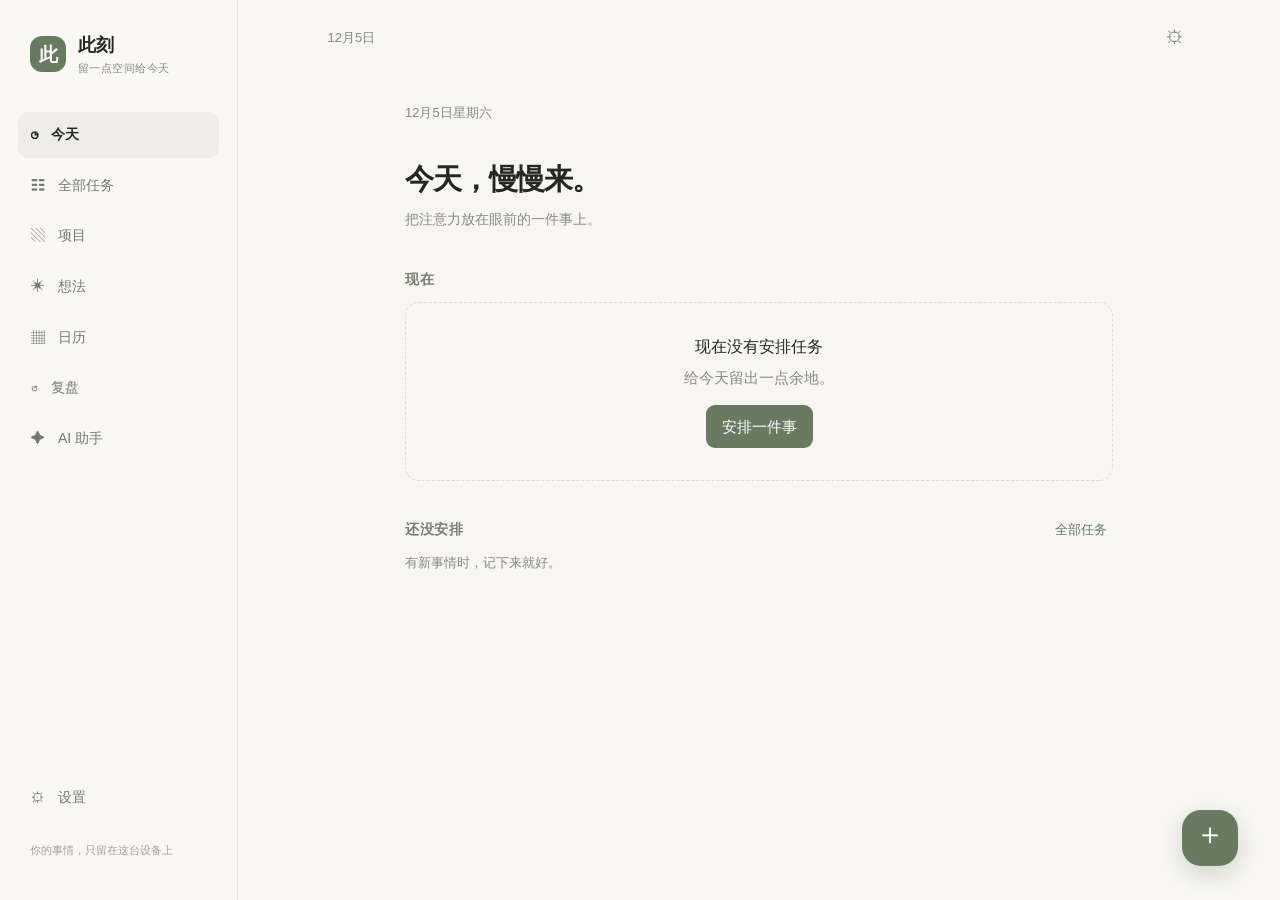
<file: index.html>
<!doctype html>
<html lang="zh-CN"><head><meta charset="utf-8"><meta name="viewport" content="width=device-width,initial-scale=1,viewport-fit=cover"><meta name="theme-color" content="#f7f6f2"><meta name="description" content="安静地整理今天，找到下一步。"><link rel="manifest" href="manifest.webmanifest"><title>此刻 · 个人任务调度器</title><link rel="stylesheet" href="style.css"></head>
<body><div class="app-shell"><aside class="sidebar" id="sidebar"><div class="brand"><span class="brand-mark">此</span><span>此刻<small>留一点空间给今天</small></span></div><nav id="nav"><button class="nav-item active" data-view="today">◷ <span>今天</span></button><button class="nav-item" data-view="tasks">☷ <span>全部任务</span></button><button class="nav-item" data-view="projects">▧ <span>项目</span></button><button class="nav-item" data-view="ideas">✳ <span>想法</span></button><button class="nav-item" data-view="calendar">▦ <span>日历</span></button><button class="nav-item" data-view="review">↺ <span>复盘</span></button><button class="nav-item" data-view="ai">✦ <span>AI 助手</span></button></nav><div class="sidebar-bottom"><button class="nav-item" data-view="settings">⚙ <span>设置</span></button><p>你的事情，只留在这台设备上</p></div></aside><button class="sidebar-scrim" id="sidebarScrim" aria-label="Close navigation"></button><main class="main"><header class="topbar"><button class="menu-btn" id="menuBtn" aria-label="Open navigation" aria-expanded="false">☰</button><span id="topDate"></span><button class="avatar" data-view="settings">⚙</button></header><div class="content" id="content"></div></main></div><button class="fab" id="fab" aria-label="快速记录">＋</button><div id="modalRoot"></div><div id="toast" role="status"></div><script src="app.js"></script></body></html>
</file>
<file: style.css>
:root{--bg:#f7f6f2;--paper:#fffefa;--ink:#252720;--muted:#898a80;--line:#e9e8df;--green:#687b61;--pale:#e9eee5;--rust:#bd7656;--shadow:0 12px 40px #24241b0a}*{box-sizing:border-box}body{margin:0;background:var(--bg);color:var(--ink);font:15px/1.55 'DM Sans','Noto Sans SC',sans-serif}button,input,textarea,select{font:inherit;color:inherit}button{cursor:pointer}.app-shell{min-height:100vh;display:flex}.sidebar{width:238px;padding:30px 18px 20px;display:flex;flex-direction:column;border-right:1px solid var(--line);background:#f9f8f4;flex-shrink:0}.brand{display:flex;align-items:center;gap:12px;font-size:18px;font-weight:650;padding:2px 12px 35px}.brand small{display:block;font-size:11px;font-weight:400;color:var(--muted);letter-spacing:.04em}.brand-mark{background:var(--green);color:white;width:36px;height:36px;border-radius:12px;display:grid;place-items:center;font-size:19px}.sidebar nav{display:grid;gap:5px}.nav-item{border:0;background:transparent;text-align:left;color:#77796f;padding:12px 13px;border-radius:10px;display:flex;align-items:center;gap:13px;font-size:14px}.nav-item.active,.nav-item:hover{background:#eeeee7;color:var(--ink)}.nav-item.active{font-weight:600}.sidebar-bottom{margin-top:auto}.sidebar-bottom p{font-size:11px;color:#a2a297;padding:10px 12px}.main{flex:1;min-width:0}.topbar{height:76px;display:flex;align-items:center;justify-content:space-between;padding:0 clamp(24px,7vw,100px);color:var(--muted);font-size:13px}.avatar,.menu-btn{border:0;background:none;color:var(--muted);font-size:18px}.menu-btn{display:none}.content{width:min(780px,100%);margin:0 auto;padding:24px 36px 90px}.date-line{color:var(--muted);font-size:13px;margin:3px 0 34px}.greeting{font-size:29px;font-weight:600;letter-spacing:-.04em;margin:0}.subtle{color:var(--muted);font-size:14px;margin-top:7px}.section{margin-top:38px}.section-heading{display:flex;align-items:center;justify-content:space-between;margin-bottom:12px}.section-heading h2{font-size:14px;color:#797b70;font-weight:600;letter-spacing:.05em;margin:0}.section-heading button,.text-btn{background:none;border:0;color:var(--green);font-size:13px}.now-card{background:var(--paper);border:1px solid var(--line);border-radius:16px;padding:22px 24px;box-shadow:var(--shadow);display:flex;gap:16px;align-items:flex-start}.task-check{width:21px;height:21px;border:1.5px solid #a9ab9f;border-radius:50%;background:none;flex-shrink:0;margin-top:2px}.task-check:hover{border-color:var(--green);background:var(--pale)}.task-title{font-size:18px;font-weight:550;line-height:1.45}.task-meta{font-size:12px;color:var(--muted);margin-top:7px}.task-row{display:flex;align-items:center;gap:13px;padding:13px 3px;border-bottom:1px solid var(--line)}.task-row .task-title{font-size:15px;font-weight:450;flex:1}.task-row .task-meta{margin:0;white-space:nowrap}.priority-dot{width:6px;height:6px;border-radius:50%;background:#bbc0ae}.priority-dot.high{background:var(--rust)}.priority-dot.urgent{background:#ad5349}.later-list{border-top:1px solid var(--line)}.empty{padding:32px 10px;text-align:center;color:var(--muted);border:1px dashed #ddddd3;border-radius:14px}.empty strong{display:block;color:var(--ink);font-size:16px;font-weight:500;margin-bottom:6px}.empty button,.primary{background:var(--green);color:white;border:0;border-radius:9px;padding:10px 16px;margin-top:15px}.fab{position:fixed;right:42px;bottom:34px;background:var(--green);color:white;border:0;width:56px;height:56px;border-radius:19px;font-size:30px;font-weight:300;box-shadow:0 8px 22px #39463430;transition:.2s}.fab:hover{transform:translateY(-2px)}.page-title{font-size:29px;margin:6px 0 6px;letter-spacing:-.04em}.toolbar{display:flex;gap:9px;margin:23px 0;flex-wrap:wrap}.toolbar button,.secondary{border:1px solid var(--line);background:var(--paper);border-radius:9px;padding:9px 13px;font-size:13px}.field{display:grid;gap:6px;margin:13px 0}.field label{color:#77796f;font-size:12px}.field input,.field textarea,.field select,.search{border:1px solid var(--line);background:var(--paper);border-radius:9px;padding:11px 12px;outline:none;width:100%}.field textarea{min-height:78px;resize:vertical}.field input:focus,.field textarea:focus,.field select:focus{border-color:#a9b49f}.grid2{display:grid;grid-template-columns:1fr 1fr;gap:12px}.panel{background:var(--paper);border:1px solid var(--line);border-radius:14px;padding:20px;margin:16px 0}.panel h3{font-size:15px;margin:0 0 12px}.idea-row,.project-row{background:var(--paper);border-bottom:1px solid var(--line);padding:16px 18px;display:flex;align-items:center;justify-content:space-between}.idea-row:first-child,.project-row:first-child{border-radius:12px 12px 0 0}.muted{color:var(--muted);font-size:13px}.pill{font-size:11px;padding:4px 9px;border-radius:20px;background:#efefe8;color:#77796f}.calendar-head{display:flex;justify-content:space-between;align-items:center;margin:24px 0}.calendar-head button{border:0;background:none;font-size:20px}.calendar-grid{display:grid;grid-template-columns:repeat(7,1fr);text-align:center;gap:3px}.calendar-grid div{padding:12px 2px;font-size:13px}.calendar-grid .weekday{color:var(--muted);font-size:11px}.calendar-grid .day{cursor:pointer;border-radius:50%;width:38px;height:38px;margin:auto;display:grid;place-items:center}.calendar-grid .day:hover{background:#eeeee7}.calendar-grid .selected{background:var(--green);color:white}.calendar-grid .has-task:after{content:'';width:4px;height:4px;border-radius:50%;background:var(--rust);position:absolute;margin-top:26px}.calendar-grid .day{position:relative}.modal-backdrop{position:fixed;inset:0;background:#20221b55;display:grid;place-items:center;padding:18px;z-index:4}.modal{background:var(--paper);border-radius:16px;width:min(520px,100%);padding:23px;box-shadow:0 20px 80px #17181230;max-height:90vh;overflow:auto}.modal-head{display:flex;justify-content:space-between;align-items:center}.modal-head h2{font-size:19px;margin:0}.close{border:0;background:none;font-size:23px;color:var(--muted)}.modal-actions{display:flex;justify-content:flex-end;gap:8px;margin-top:20px}.modal-actions button{margin:0}.actions-inline{display:flex;gap:8px;flex-wrap:wrap;margin-top:16px}.toast{position:fixed;left:50%;bottom:24px;transform:translate(-50%,20px);opacity:0;background:#292b25;color:white;padding:10px 16px;border-radius:10px;font-size:13px;transition:.2s;pointer-events:none;z-index:9}.toast.show{opacity:1;transform:translate(-50%,0)}.checkline{display:flex;gap:9px;align-items:center;font-size:13px;margin:10px 0}.danger{color:#ac5d50!important}.response{white-space:pre-wrap;line-height:1.8;color:#5f6258}.key-input{filter:blur(4px)}@media(max-width:700px){.sidebar{position:fixed;z-index:5;inset:0 auto 0 0;width:250px;transform:translateX(-100%);transition:.22s;box-shadow:var(--shadow)}.sidebar.open{transform:translateX(0)}.menu-btn{display:block}.topbar{height:62px;padding:0 20px}.content{padding:20px 21px 100px}.greeting,.page-title{font-size:25px}.date-line{margin-bottom:28px}.section{margin-top:31px}.now-card{padding:19px}.fab{right:22px;bottom:22px}.grid2{grid-template-columns:1fr}.panel{padding:16px}}

/* Interaction polish */
button{-webkit-tap-highlight-color:transparent;touch-action:manipulation;transition:background-color .16s ease,color .16s ease,transform .12s ease,box-shadow .16s ease}button:active{transform:scale(.97)}button:focus-visible,[tabindex]:focus-visible{outline:2px solid #87977d;outline-offset:2px}.sidebar-scrim{display:none}.back-link{display:inline-flex;align-items:center;gap:6px;border:0;background:transparent;color:var(--green);padding:8px 0;margin:-6px 0 8px;font-size:14px}@media(max-width:700px){.sidebar-scrim{display:block;position:fixed;inset:0;background:#171a164d;border:0;z-index:4;opacity:0;visibility:hidden;transition:opacity .2s,visibility .2s}.sidebar-scrim.show{opacity:1;visibility:visible}.sidebar{z-index:5;padding-top:max(24px,env(safe-area-inset-top));padding-bottom:max(16px,env(safe-area-inset-bottom));box-shadow:8px 0 32px #1517121c}.topbar{padding-top:env(safe-area-inset-top)}.content{padding-bottom:calc(100px + env(safe-area-inset-bottom))}.fab{bottom:calc(22px + env(safe-area-inset-bottom))}.nav-item{min-height:48px}.modal-backdrop{padding:12px;align-items:end}.modal{border-radius:20px 20px 12px 12px;max-height:88dvh}}@media(prefers-reduced-motion:reduce){*,*::before,*::after{scroll-behavior:auto!important;transition-duration:.01ms!important;animation-duration:.01ms!important}}
</file>
<file: android/app/src/main/assets/web/style.css>
:root{--bg:#f7f6f2;--paper:#fffefa;--ink:#252720;--muted:#898a80;--line:#e9e8df;--green:#687b61;--pale:#e9eee5;--rust:#bd7656;--shadow:0 12px 40px #24241b0a}*{box-sizing:border-box}body{margin:0;background:var(--bg);color:var(--ink);font:15px/1.55 'DM Sans','Noto Sans SC',sans-serif}button,input,textarea,select{font:inherit;color:inherit}button{cursor:pointer}.app-shell{min-height:100vh;display:flex}.sidebar{width:238px;padding:30px 18px 20px;display:flex;flex-direction:column;border-right:1px solid var(--line);background:#f9f8f4;flex-shrink:0}.brand{display:flex;align-items:center;gap:12px;font-size:18px;font-weight:650;padding:2px 12px 35px}.brand small{display:block;font-size:11px;font-weight:400;color:var(--muted);letter-spacing:.04em}.brand-mark{background:var(--green);color:white;width:36px;height:36px;border-radius:12px;display:grid;place-items:center;font-size:19px}.sidebar nav{display:grid;gap:5px}.nav-item{border:0;background:transparent;text-align:left;color:#77796f;padding:12px 13px;border-radius:10px;display:flex;align-items:center;gap:13px;font-size:14px}.nav-item.active,.nav-item:hover{background:#eeeee7;color:var(--ink)}.nav-item.active{font-weight:600}.sidebar-bottom{margin-top:auto}.sidebar-bottom p{font-size:11px;color:#a2a297;padding:10px 12px}.main{flex:1;min-width:0}.topbar{height:76px;display:flex;align-items:center;justify-content:space-between;padding:0 clamp(24px,7vw,100px);color:var(--muted);font-size:13px}.avatar,.menu-btn{border:0;background:none;color:var(--muted);font-size:18px}.menu-btn{display:none}.content{width:min(780px,100%);margin:0 auto;padding:24px 36px 90px}.date-line{color:var(--muted);font-size:13px;margin:3px 0 34px}.greeting{font-size:29px;font-weight:600;letter-spacing:-.04em;margin:0}.subtle{color:var(--muted);font-size:14px;margin-top:7px}.section{margin-top:38px}.section-heading{display:flex;align-items:center;justify-content:space-between;margin-bottom:12px}.section-heading h2{font-size:14px;color:#797b70;font-weight:600;letter-spacing:.05em;margin:0}.section-heading button,.text-btn{background:none;border:0;color:var(--green);font-size:13px}.now-card{background:var(--paper);border:1px solid var(--line);border-radius:16px;padding:22px 24px;box-shadow:var(--shadow);display:flex;gap:16px;align-items:flex-start}.task-check{width:21px;height:21px;border:1.5px solid #a9ab9f;border-radius:50%;background:none;flex-shrink:0;margin-top:2px}.task-check:hover{border-color:var(--green);background:var(--pale)}.task-title{font-size:18px;font-weight:550;line-height:1.45}.task-meta{font-size:12px;color:var(--muted);margin-top:7px}.task-row{display:flex;align-items:center;gap:13px;padding:13px 3px;border-bottom:1px solid var(--line)}.task-row .task-title{font-size:15px;font-weight:450;flex:1}.task-row .task-meta{margin:0;white-space:nowrap}.priority-dot{width:6px;height:6px;border-radius:50%;background:#bbc0ae}.priority-dot.high{background:var(--rust)}.priority-dot.urgent{background:#ad5349}.later-list{border-top:1px solid var(--line)}.empty{padding:32px 10px;text-align:center;color:var(--muted);border:1px dashed #ddddd3;border-radius:14px}.empty strong{display:block;color:var(--ink);font-size:16px;font-weight:500;margin-bottom:6px}.empty button,.primary{background:var(--green);color:white;border:0;border-radius:9px;padding:10px 16px;margin-top:15px}.fab{position:fixed;right:42px;bottom:34px;background:var(--green);color:white;border:0;width:56px;height:56px;border-radius:19px;font-size:30px;font-weight:300;box-shadow:0 8px 22px #39463430;transition:.2s}.fab:hover{transform:translateY(-2px)}.page-title{font-size:29px;margin:6px 0 6px;letter-spacing:-.04em}.toolbar{display:flex;gap:9px;margin:23px 0;flex-wrap:wrap}.toolbar button,.secondary{border:1px solid var(--line);background:var(--paper);border-radius:9px;padding:9px 13px;font-size:13px}.field{display:grid;gap:6px;margin:13px 0}.field label{color:#77796f;font-size:12px}.field input,.field textarea,.field select,.search{border:1px solid var(--line);background:var(--paper);border-radius:9px;padding:11px 12px;outline:none;width:100%}.field textarea{min-height:78px;resize:vertical}.field input:focus,.field textarea:focus,.field select:focus{border-color:#a9b49f}.grid2{display:grid;grid-template-columns:1fr 1fr;gap:12px}.panel{background:var(--paper);border:1px solid var(--line);border-radius:14px;padding:20px;margin:16px 0}.panel h3{font-size:15px;margin:0 0 12px}.idea-row,.project-row{background:var(--paper);border-bottom:1px solid var(--line);padding:16px 18px;display:flex;align-items:center;justify-content:space-between}.idea-row:first-child,.project-row:first-child{border-radius:12px 12px 0 0}.muted{color:var(--muted);font-size:13px}.pill{font-size:11px;padding:4px 9px;border-radius:20px;background:#efefe8;color:#77796f}.calendar-head{display:flex;justify-content:space-between;align-items:center;margin:24px 0}.calendar-head button{border:0;background:none;font-size:20px}.calendar-grid{display:grid;grid-template-columns:repeat(7,1fr);text-align:center;gap:3px}.calendar-grid div{padding:12px 2px;font-size:13px}.calendar-grid .weekday{color:var(--muted);font-size:11px}.calendar-grid .day{cursor:pointer;border-radius:50%;width:38px;height:38px;margin:auto;display:grid;place-items:center}.calendar-grid .day:hover{background:#eeeee7}.calendar-grid .selected{background:var(--green);color:white}.calendar-grid .has-task:after{content:'';width:4px;height:4px;border-radius:50%;background:var(--rust);position:absolute;margin-top:26px}.calendar-grid .day{position:relative}.modal-backdrop{position:fixed;inset:0;background:#20221b55;display:grid;place-items:center;padding:18px;z-index:4}.modal{background:var(--paper);border-radius:16px;width:min(520px,100%);padding:23px;box-shadow:0 20px 80px #17181230;max-height:90vh;overflow:auto}.modal-head{display:flex;justify-content:space-between;align-items:center}.modal-head h2{font-size:19px;margin:0}.close{border:0;background:none;font-size:23px;color:var(--muted)}.modal-actions{display:flex;justify-content:flex-end;gap:8px;margin-top:20px}.modal-actions button{margin:0}.actions-inline{display:flex;gap:8px;flex-wrap:wrap;margin-top:16px}.toast{position:fixed;left:50%;bottom:24px;transform:translate(-50%,20px);opacity:0;background:#292b25;color:white;padding:10px 16px;border-radius:10px;font-size:13px;transition:.2s;pointer-events:none;z-index:9}.toast.show{opacity:1;transform:translate(-50%,0)}.checkline{display:flex;gap:9px;align-items:center;font-size:13px;margin:10px 0}.danger{color:#ac5d50!important}.response{white-space:pre-wrap;line-height:1.8;color:#5f6258}.key-input{filter:blur(4px)}@media(max-width:700px){.sidebar{position:fixed;z-index:5;inset:0 auto 0 0;width:250px;transform:translateX(-100%);transition:.22s;box-shadow:var(--shadow)}.sidebar.open{transform:translateX(0)}.menu-btn{display:block}.topbar{height:62px;padding:0 20px}.content{padding:20px 21px 100px}.greeting,.page-title{font-size:25px}.date-line{margin-bottom:28px}.section{margin-top:31px}.now-card{padding:19px}.fab{right:22px;bottom:22px}.grid2{grid-template-columns:1fr}.panel{padding:16px}}
</file>
